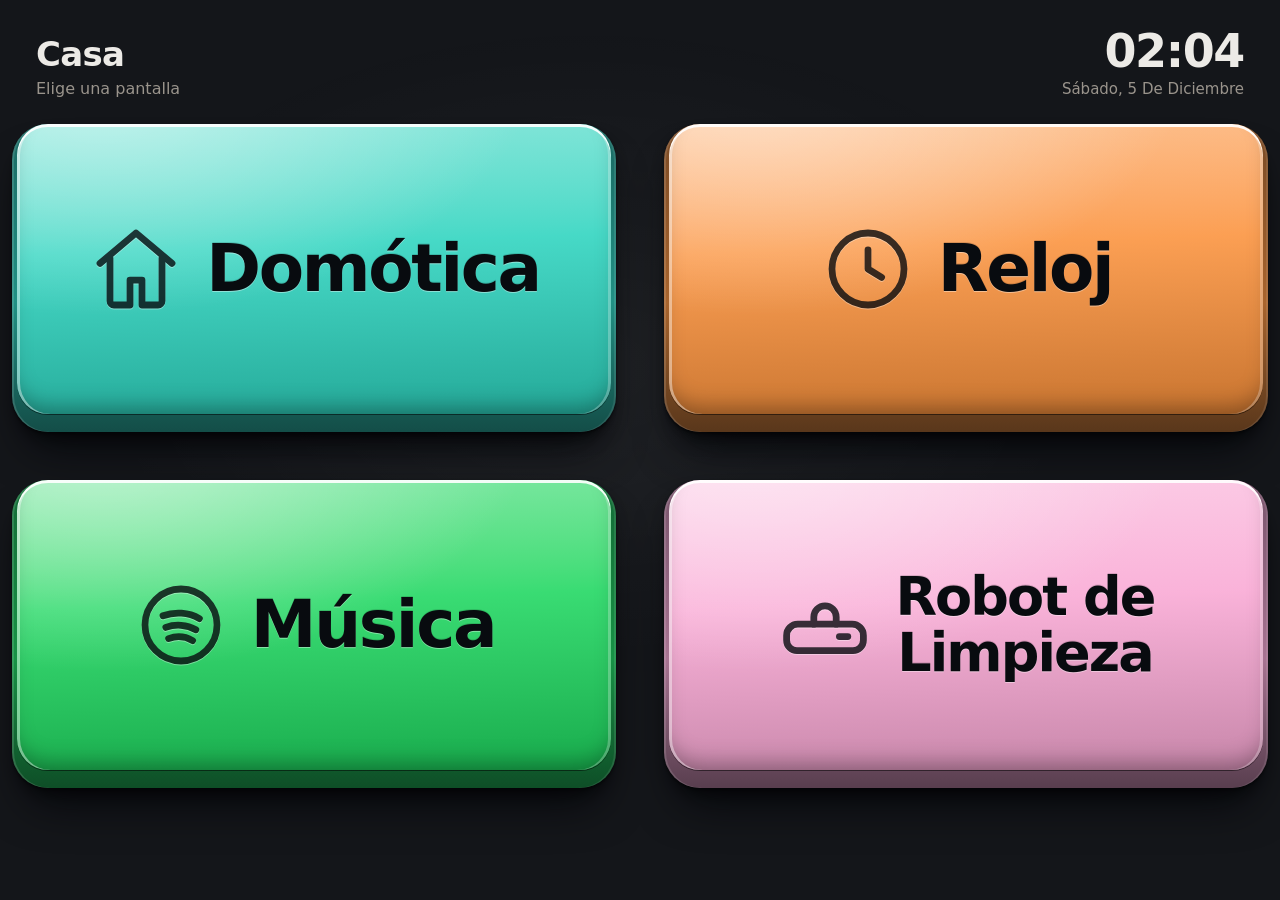
<file: index.html>
<!DOCTYPE html>
<html lang="es">
<head>
<meta charset="utf-8">
<meta name="viewport" content="width=device-width,initial-scale=1">
<meta name="theme-color" content="#14161a">
<title>Casa</title>
<style>
:root{
  --bg:#14161a; --fg:#eceae6; --muted:#9a948c;
  --accent-house:#2dd4bf; --accent-clock:#fb923c;
  --accent-music:#1ed760;
  --accent-robot:#f9a8d4;

  /* Teclas 3D del menú: una sola geometría y una sola luz para las cuatro. */
  --key-r:36px;           /* radio exterior */
  --key-side:5px;         /* canto visible a los lados */
  --key-depth:18px;       /* canto visible abajo */
  --key-press:11px;       /* recorrido al pulsar */
  --key-ink:#080b0f;      /* texto sobre la cara iluminada */
  --key-cast:rgba(2,4,7,.85);
}
*{box-sizing:border-box;margin:0;padding:0}
html,body{height:100%}
body{
  background:var(--bg);
  color:var(--fg);
  font-family:system-ui,-apple-system,"Segoe UI",Roboto,"Helvetica Neue",Arial,sans-serif;
  display:flex;
  flex-direction:column;
  overflow:hidden;
  -webkit-tap-highlight-color:transparent;
  user-select:none;
}

header{
  position:relative;
  z-index:2;
  display:flex;
  align-items:flex-end;
  justify-content:space-between;
  gap:24px;
  padding:28px 36px 0;
  flex:0 0 auto;
}
.brand h1{
  font-size:34px;
  font-weight:650;
  letter-spacing:-0.02em;
  line-height:1.1;
}
.brand p{
  margin-top:6px;
  font-size:16px;
  color:var(--muted);
}
.clock{
  text-align:right;
}
.clock time{
  display:block;
  font-size:46px;
  font-weight:600;
  letter-spacing:-0.03em;
  line-height:1;
  font-variant-numeric:tabular-nums;
}
.clock span{
  display:block;
  margin-top:6px;
  font-size:15px;
  color:var(--muted);
  text-transform:capitalize;
}

/* --- Tablero de teclas 3D sobre la rejilla fija del kiosco 1280x800.
  Las cuatro comparten geometría y luz; solo cambia el tono (--tint).
  La rejilla ocupa todo el tablero: dos columnas y dos filas iguales que
  se reparten 1280x800 menos el relleno (124px arriba por la cabecera,
  12px a la izquierda) y la separación de 48px. Cada tecla queda en
  610x314. Centros clicables: (317,281) (927,281) (317,643) (927,643). --- */
main{
  position:fixed;
  left:0;
  top:0;
  width:1280px;
  height:800px;
  z-index:1;
  display:grid;
  grid-template-columns:1fr 1fr;
  grid-template-rows:1fr 1fr;
  column-gap:48px;
  row-gap:48px;
  padding:124px 12px 12px 12px;
  pointer-events:none;
}
main::before{
  content:"";
  position:absolute;
  inset:0;
  background:radial-gradient(58% 60% at 46% 46%,rgba(255,255,255,.05),transparent 72%);
  pointer-events:none;
}

.card{
  position:relative;
  pointer-events:auto;
  width:100%;
  height:100%;
  border-radius:var(--key-r);
  text-decoration:none;
  color:var(--key-ink);
  -webkit-tap-highlight-color:transparent;
  touch-action:manipulation;
  /* Canto: pared de la tecla, misma caída de luz en las cuatro. */
  background:linear-gradient(180deg,
    color-mix(in srgb,var(--tint) 46%,#0a0d12) 0%,
    color-mix(in srgb,var(--tint) 66%,#0b0e13) 58%,
    color-mix(in srgb,var(--tint) 34%,#06080a) 100%);
  box-shadow:
    inset 2px 0 0 rgba(255,255,255,.13),
    inset -2px 0 0 rgba(255,255,255,.09),
    0 30px 46px -18px var(--key-cast),
    0 12px 18px -8px rgba(0,0,0,.72),
    0 2px 3px rgba(0,0,0,.5);
  transition:box-shadow .08s ease;
}

/* Cara superior: la tecla propiamente dicha, iluminada desde arriba-izquierda. */
.cap{
  position:absolute;
  inset:0 var(--key-side) var(--key-depth);
  border-radius:calc(var(--key-r) - 5px);
  display:flex;
  align-items:center;
  justify-content:center;
  gap:22px;
  padding:0 28px;
  background:
    radial-gradient(130% 150% at 14% -18%,rgba(255,255,255,.55),rgba(255,255,255,0) 56%),
    linear-gradient(178deg,
      color-mix(in srgb,var(--tint) 58%,#fff) 0%,
      color-mix(in srgb,var(--tint) 88%,#fff) 42%,
      color-mix(in srgb,var(--tint) 80%,#000) 100%);
  box-shadow:
    inset 0 3px 0 rgba(255,255,255,.9),
    inset 3px 0 0 rgba(255,255,255,.42),
    inset -3px 0 0 rgba(255,255,255,.26),
    inset 0 -14px 22px -8px rgba(0,0,0,.34),
    0 1px 0 rgba(0,0,0,.5);
  transform:translateY(0);
  transition:transform .08s ease,box-shadow .08s ease,filter .08s ease;
  will-change:transform;
}

/* Con puntero fino la tecla se eleva un poco más al acercarse; en táctil
   no hay hover y el estado de reposo queda plano. */
@media (hover:hover) and (pointer:fine){
  .card:not(:active):hover .cap{transform:translateY(-3px)}
  .card:not(:active):hover{
    box-shadow:
      inset 2px 0 0 rgba(255,255,255,.16),
      inset -2px 0 0 rgba(255,255,255,.11),
      0 36px 54px -18px var(--key-cast),
      0 16px 22px -8px rgba(0,0,0,.72),
      0 2px 3px rgba(0,0,0,.5);
  }
}

/* Recorrido: el casquete baja dentro de su canto, la cara pierde altura y
   la sombra proyectada se acorta. Así se siente el "clic" mecánico. */
.card:active .cap{
  transform:translateY(var(--key-press));
  filter:brightness(.96) saturate(1.08);
  box-shadow:
    inset 0 2px 0 rgba(255,255,255,.62),
    inset 0 -8px 14px -6px rgba(0,0,0,.42);
}
.card:active{
  box-shadow:
    inset 2px 0 0 rgba(255,255,255,.1),
    inset -2px 0 0 rgba(255,255,255,.07),
    0 8px 12px -8px var(--key-cast),
    0 3px 5px -1px rgba(0,0,0,.6);
}
.card:focus-visible{
  outline:3px solid color-mix(in srgb,var(--tint) 55%,#fff);
  outline-offset:8px;
}

/* La etiqueta manda: enorme, oscura sobre la cara iluminada y legible
   desde el otro lado de la habitación. El icono solo acompaña. */
.cap svg{
  width:96px;
  height:96px;
  flex:0 0 auto;
  opacity:.8;
  filter:drop-shadow(0 1px 0 rgba(255,255,255,.45));
}
.cap .label{
  font-size:66px;
  font-weight:800;
  letter-spacing:-0.035em;
  line-height:1;
  color:var(--key-ink);
  text-shadow:0 1px 0 rgba(255,255,255,.4),0 -1px 0 rgba(0,0,0,.14);
}

/* "Robot de Limpieza" no cabe en una línea a 66px junto al icono dentro de
   una tecla de 610px: se reparte en dos líneas a 54px, conservando peso y
   color. El ancho fija dónde salta la línea, no el tamaño de la tecla. */
.robot .label{
  font-size:54px;
  line-height:1.04;
  width:260px;
  text-align:center;
}

.house{--tint:var(--accent-house)}
.reloj{--tint:var(--accent-clock)}

.musica{--tint:var(--accent-music)}
.robot{--tint:var(--accent-robot)}
</style>
</head>
<body>

<header>
  <div class="brand">
    <h1>Casa</h1>
    <p>Elige una pantalla</p>
  </div>
  <div class="clock">
    <time id="hora">--:--</time>
    <span id="fecha"></span>
  </div>
</header>

<main>

  <a class="card house" href="https://domotica.thempra.net/lovelace/home?kiosk">
    <span class="cap">
      <svg viewBox="0 0 24 24" fill="none" stroke="currentColor" stroke-width="1.7"
           stroke-linecap="round" stroke-linejoin="round" aria-hidden="true">
        <path d="M3 10.6 12 3l9 7.6"/>
        <path d="M5.5 9.3V20a1 1 0 0 0 1 1h4v-6.2h3V21h4a1 1 0 0 0 1-1V9.3"/>
      </svg>
      <span class="label">Domótica</span>
    </span>
  </a>

  <a class="card reloj" href="clock/index.html">
    <span class="cap">
      <svg viewBox="0 0 24 24" fill="none" stroke="currentColor" stroke-width="1.7"
           stroke-linecap="round" stroke-linejoin="round" aria-hidden="true">
        <circle cx="12" cy="12" r="9"/>
        <path d="M12 7.2V12l3.4 2.1"/>
      </svg>
      <span class="label">Reloj</span>
    </span>
  </a>

  <a class="card musica" href="https://open.spotify.com/intl-es">
    <span class="cap">
      <svg viewBox="0 0 24 24" fill="none" stroke="currentColor" stroke-width="1.7"
           stroke-linecap="round" stroke-linejoin="round" aria-hidden="true">
        <circle cx="12" cy="12" r="9"/>
        <path d="M7.5 9.7c2.9-1.1 6.4-.9 9.1.7"/>
        <path d="M8.2 12.6c2.4-.9 5.3-.7 7.5.6"/>
        <path d="M8.9 15.4c1.9-.7 4.1-.6 6 .5"/>
      </svg>
      <span class="label">Música</span>
    </span>
  </a>

  <a class="card robot" href="http://192.168.50.131/">
    <span class="cap">
      <svg viewBox="0 0 24 24" fill="none" stroke="currentColor" stroke-width="1.7"
           stroke-linecap="round" stroke-linejoin="round" aria-hidden="true">
        <path d="M5.2 11.8h13.6a2.8 2.8 0 0 1 2.8 2.8v1.2a2.6 2.6 0 0 1-2.6 2.6H5a2.6 2.6 0 0 1-2.6-2.6v-1.2a2.8 2.8 0 0 1 2.8-2.8Z"/>
        <path d="M9.2 11.8V10a2.8 2.8 0 0 1 5.6 0v1.8"/>
        <path d="M15.6 14.9h2.1"/>
      </svg>
      <span class="label">Robot de Limpieza</span>
    </span>
  </a>

</main>

<script>
(function () {
  var hora = document.getElementById('hora');
  var fecha = document.getElementById('fecha');
  var lastMinute = '';

  function tick() {
    var now = new Date();
    var h = now.getHours();
    var m = now.getMinutes();
    var stamp = h + ':' + m;
    if (stamp !== lastMinute) {
      lastMinute = stamp;
      hora.textContent = (h < 10 ? '0' : '') + h + ':' + (m < 10 ? '0' : '') + m;
      fecha.textContent = now.toLocaleDateString('es-ES', {
        weekday: 'long', day: 'numeric', month: 'long'
      });
    }
  }

  tick();
  setInterval(tick, 10000);
})();
</script>
</body>
</html>
</file>
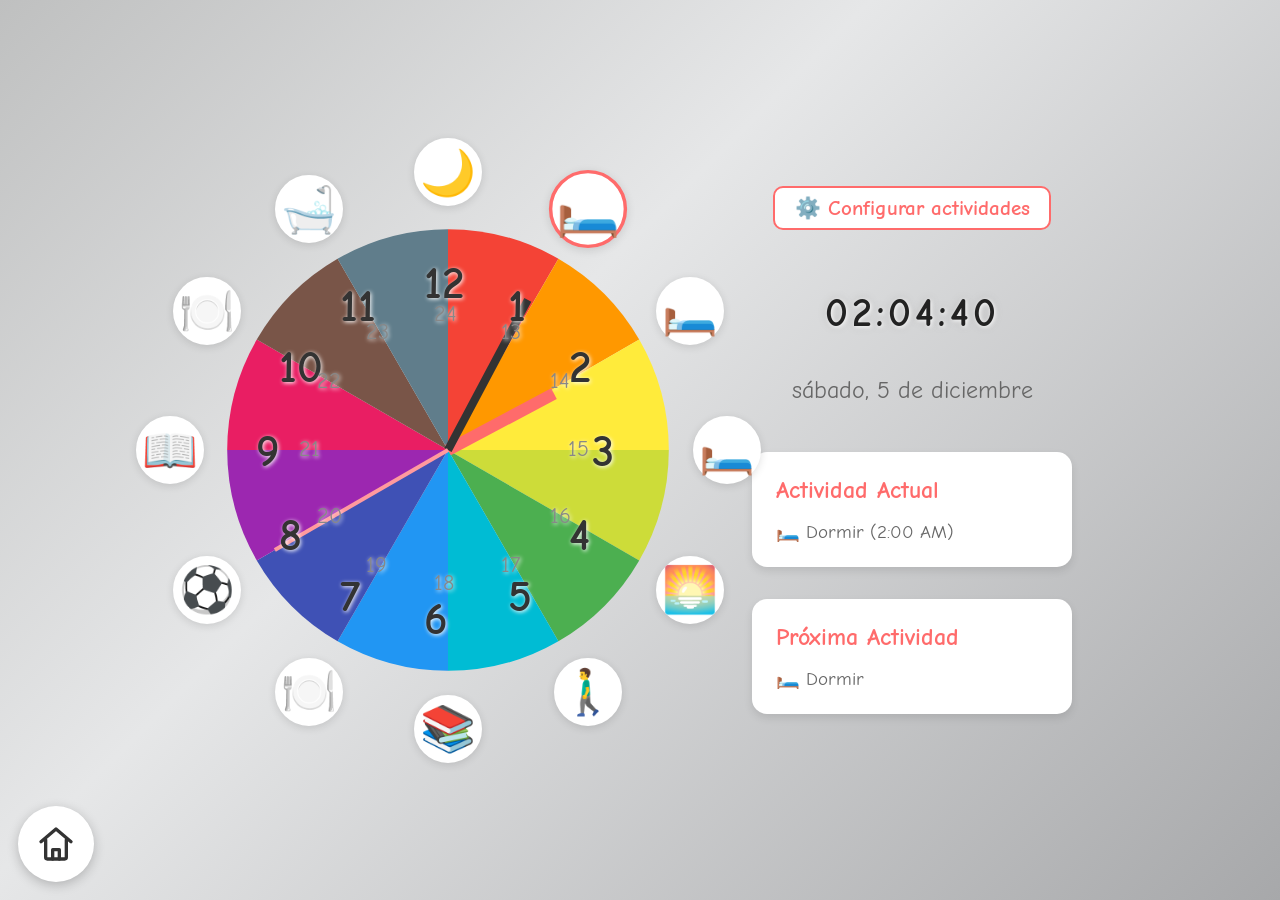
<file: clock/index.html>
<!DOCTYPE html>
<html lang="es">
<head>
    <meta charset="UTF-8">
    <meta name="viewport" content="width=device-width, initial-scale=1.0">
    <title>Reloj de Actividades para Niños</title>
    <link rel="stylesheet" href="styles.css">
</head>
<body>
    <div class="container">
        <div class="rainbow-clock">
            <div class="clock-stack">
                <svg class="rainbow-bg" width="480" height="480" viewBox="0 0 480 480">
                    <!-- Segmentos de color para cada hora -->
                    <g id="segments"></g>
                </svg>
                <div class="clock-face">
                    <div class="hand hour-hand"></div>
                    <div class="hand minute-hand"></div>
                    <div class="hand second-hand"></div>
                    <!-- Números grandes y pequeños -->
                    <div class="numbers">
                        <!-- Los números se insertarán por JS -->
                    </div>
                    <!-- Huecos para imágenes de actividades -->
                    <div class="activity-images">
                        <!-- Las imágenes se insertarán por JS -->
                    </div>
                </div>
            </div>
        </div>
        <div class="activities-block">
            <button class="settings-btn" id="settings-btn" title="Configurar actividades">⚙️ Configurar actividades</button>
            <div class="digital-time" id="digital-time"></div>
            <div class="date" id="date">Lunes, 1 de Enero</div>
            <div class="activities">
                <div class="activity" id="current-activity">
                    <h2>Actividad Actual</h2>
                    <p>Desayunar</p>
                </div>
                <div class="activity" id="next-activity">
                    <h2>Próxima Actividad</h2>
                    <p>Ir al colegio</p>
                </div>
            </div>
        </div>
    </div>
    <!-- Modal de configuración -->
    <div class="modal-bg" id="modal-bg">
        <div class="modal-settings">
            <h2>Configura las actividades por hora</h2>
            <form id="settings-form">
                <div class="settings-list" id="settings-list">
                    <!-- Aquí se insertan los inputs por JS -->
                </div>
                <div class="modal-actions">
                    <button type="button" id="close-settings">Cancelar</button>
                    <button type="submit">Guardar</button>
                </div>
            </form>
        </div>
    </div>
    <script src="script.js"></script>
    <a class="home-btn" href="../index.html" aria-label="Volver al menú">
        <svg viewBox="0 0 24 24" fill="none" stroke="currentColor" stroke-width="2"
             stroke-linecap="round" stroke-linejoin="round" aria-hidden="true">
            <path d="M3 10.6 12 3l9 7.6"/>
            <path d="M5.8 9.4V20a1 1 0 0 0 1 1h10.4a1 1 0 0 0 1-1V9.4"/>
            <path d="M10 21v-5.6h4V21"/>
        </svg>
    </a>
</body>
</html>
</file>
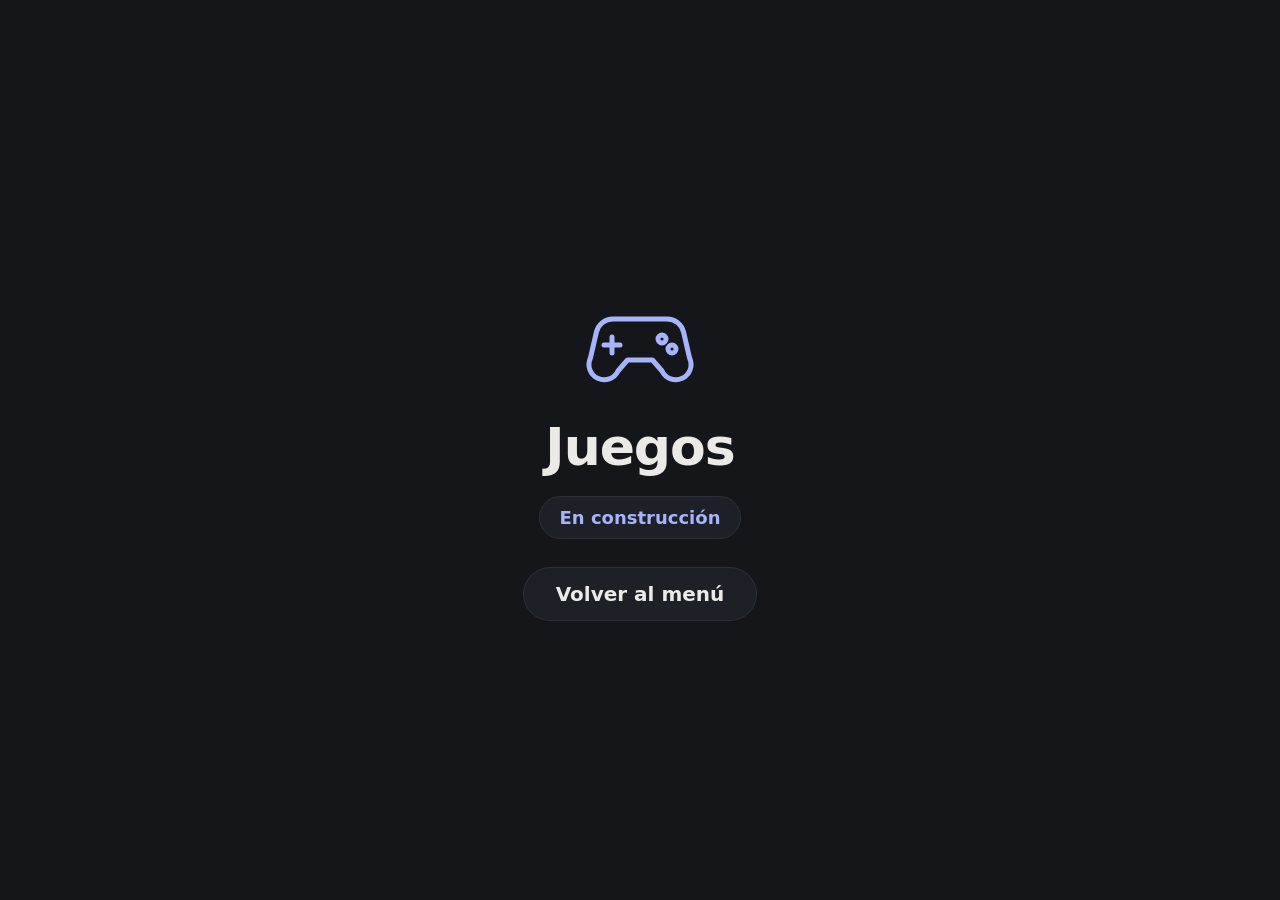
<file: games/index.html>
<!DOCTYPE html>
<html lang="es">
<head>
<meta charset="utf-8">
<meta name="viewport" content="width=device-width,initial-scale=1">
<meta name="theme-color" content="#14161a">
<title>Juegos</title>
<style>
  :root{
    --bg:#14161a; --surface:#1d2127; --fg:#eceae6; --muted:#9a948c;
    --border:#2c3138; --accent-house:#2dd4bf; --accent-clock:#fb923c;
    --accent-games:#a5b4fc; --accent-music:#1ed760; --kid:#f59e0b;
    --radius:24px;
  }
  *{box-sizing:border-box;}
  html,body{margin:0;padding:0;}
  body{
    background:var(--bg);
    color:var(--fg);
    font-family:system-ui, -apple-system, "Segoe UI", Roboto, "Helvetica Neue", Arial, sans-serif;
    height:100vh;
    overflow:hidden;
    display:flex;
    align-items:center;
    justify-content:center;
  }
  main{
    display:flex;
    flex-direction:column;
    align-items:center;
    justify-content:center;
    gap:20px;
    padding:32px;
    text-align:center;
    max-width:640px;
  }
  .icon{
    width:120px;
    height:120px;
    color:var(--accent-games);
    display:block;
  }
  h1{
    margin:0;
    font-size:clamp(32px,7vw,52px);
    font-weight:700;
    letter-spacing:-0.02em;
    line-height:1.1;
  }
  .tag{
    margin:0;
    font-size:18px;
    font-weight:600;
    color:var(--accent-games);
    background:var(--surface);
    border:1px solid var(--border);
    border-radius:999px;
    padding:8px 20px;
    line-height:1.4;
  }
  .back{
    display:inline-flex;
    align-items:center;
    justify-content:center;
    min-height:44px;
    min-width:44px;
    margin-top:8px;
    padding:14px 32px;
    background:var(--surface);
    border:1px solid var(--border);
    border-radius:999px;
    color:var(--fg);
    font-size:20px;
    font-weight:600;
    text-decoration:none;
    touch-action:manipulation;
    -webkit-tap-highlight-color:transparent;
    transition:transform .15s ease, box-shadow .15s ease;
  }
  .back:active{
    transform:scale(.97);
    box-shadow:0 4px 14px rgba(0,0,0,.45);
  }
</style>
</head>
<body>
<main>
  <svg class="icon" viewBox="0 0 120 120" fill="none" stroke="currentColor" stroke-width="5" stroke-linecap="round" stroke-linejoin="round" role="img" aria-label="Mando de consola">
    <path d="M33 40h54a17 17 0 0 1 16.6 13.1l6 26A14 14 0 0 1 82 92l-9.5-11h-25L38 92a14 14 0 0 1-27.6-12.9l6-26A17 17 0 0 1 33 40Z"/>
    <path d="M32 58v16"/>
    <path d="M24 66h16"/>
    <circle cx="82" cy="60" r="4"/>
    <circle cx="92" cy="70" r="4"/>
  </svg>
  <h1>Juegos</h1>
  <p class="tag">En construcción</p>
  <a class="back" href="../index.html">Volver al menú</a>
</main>
</body>
</html>
</file>
<file: clock/styles.css>
@import url('https://fonts.googleapis.com/css2?family=Comic+Neue:wght@400;700&display=swap');

* {
    margin: 0;
    padding: 0;
    box-sizing: border-box;
}

body {
    font-family: 'Comic Neue', cursive;
    /* Fondo metálico */
    background: linear-gradient(135deg, #bfc0c0 0%, #e6e7e8 40%, #a7a8aa 100%);
    min-height: 100vh;
    min-width: 100vw;
    width: 100vw;
    height: 100vh;
    overflow: hidden;
    display: flex;
    justify-content: center;
    align-items: center;
    color: #333;
}

.container {
    display: flex;
    flex-direction: row;
    align-items: center;
    justify-content: center;
    width: 100vw;
    height: 100vh;
    gap: 5vw;
    background-color: rgba(255,255,255,0.0);
}

.rainbow-clock {
    display: flex;
    flex-direction: column;
    align-items: center;
    justify-content: center;
}

.clock-stack {
    position: relative;
    width: 480px;
    height: 480px;
}

.rainbow-bg,
.clock-face {
    position: absolute;
    top: 0;
    left: 0;
    width: 480px;
    height: 480px;
    pointer-events: none;
}

.clock-face {
    pointer-events: auto;
    z-index: 2;
}

.hand {
    position: absolute;
    top: 50%;
    left: 50%;
    transform-origin: 0% 50%;
    transition: transform 0.5s cubic-bezier(0.4, 2.08, 0.55, 0.44);
    z-index: 10;
}

.hour-hand {
    height: 12px;
    width: 120px;
    background: #ff6b6b;
    margin-top: -6px;
}

.minute-hand {
    height: 8px;
    width: 170px;
    background: #333;
    margin-top: -4px;
}

.second-hand {
    height: 4px;
    width: 200px;
    background: #ff9a9e;
    margin-top: -2px;
    transition: none;
}

.numbers {
    position: absolute;
    width: 100%;
    height: 100%;
    left: 0;
    top: 0;
    z-index: 20;
}

.numbers .number {
    position: absolute;
    font-size: 2.8rem;
    font-weight: bold;
    color: #333;
    text-shadow: 1px 1px 4px #fff;
}
.numbers .number-small {
    font-size: 1.4rem;
    color: #888;
    font-weight: normal;
}

.activity-images {
    position: absolute;
    width: 100%;
    height: 100%;
    left: 0;
    top: 0;
    z-index: 30;
    pointer-events: none;
}

.activity-images .activity-img {
    position: absolute;
    width: 68px;
    height: 68px;
    border-radius: 50%;
    background: #fff;
    box-shadow: 0 2px 8px rgba(0,0,0,0.12);
    display: flex;
    align-items: center;
    justify-content: center;
    font-size: 2.8rem;
    border: 3px solid #fff;
    pointer-events: auto;
    transition: transform 0.2s;
}
.activity-images .activity-img.active {
    border-color: #ff6b6b;
    transform: scale(1.15);
    z-index: 40;
}

.activities-block {
    display: flex;
    flex-direction: column;
    align-items: center;
    justify-content: flex-start;
    gap: 2rem;
    min-width: 320px;
}

.activities {
    display: flex;
    flex-direction: column;
    gap: 2rem;
    width: 100%;
    align-items: stretch;
    justify-content: center;
}

.activity {
    background-color: #fff;
    padding: 1.5rem;
    border-radius: 15px;
    box-shadow: 0 4px 8px rgba(0, 0, 0, 0.1);
    width: 100%;
    min-width: 220px;
    max-width: 350px;
    margin: 0 auto;
    transition: transform 0.3s ease;
}

.activity:hover {
    transform: scale(1.05);
}

.activity h2 {
    color: #ff6b6b;
    margin-bottom: 1rem;
    font-size: 1.5rem;
}

.activity p {
    font-size: 1.2rem;
    color: #666;
}

.digital-time {
    font-size: 2.5rem;
    font-weight: bold;
    color: #222;
    margin: 0.5rem 0 0.5rem 0;
    letter-spacing: 0.1em;
    text-shadow: 1px 1px 4px #fff, 0 0 8px #bbb;
    text-align: center;
}

.date {
    font-size: 1.5rem;
    color: #666;
    margin-bottom: 1rem;
    text-align: center;
}

@media (max-width: 900px) {
    .container {
        flex-direction: column;
        gap: 2vw;
    }
    .activities-block {
        min-width: 220px;
    }
    .rainbow-clock {
        max-width: 90vw;
        max-height: 50vw;
    }
    .activities {
        flex-direction: row;
        max-width: 90vw;
        min-width: unset;
        align-items: flex-start;
        justify-content: center;
    }
    .activity {
        width: auto;
        min-width: 150px;
    }
    .clock-stack, .rainbow-bg, .clock-face {
        width: 300px !important;
        height: 300px !important;
    }
    .hand.hour-hand { width: 70px !important; height: 7px !important; margin-top: -3.5px; }
    .hand.minute-hand { width: 100px !important; height: 5px !important; margin-top: -2.5px; }
    .hand.second-hand { width: 130px !important; height: 3px !important; margin-top: -1.5px; }
    .activity-images .activity-img { width: 34px; height: 34px; font-size: 1.2rem; }
    .numbers .number { font-size: 1.3rem; }
}

@media (max-width: 600px) {
    .rainbow-clock {
        min-width: 220px;
        min-height: 220px;
    }
    .clock-stack, .rainbow-bg, .clock-face {
        width: 280px !important;
        height: 280px !important;
    }
    .hand.hour-hand { width: 60px !important; height: 6px !important; margin-top: -3px; }
    .hand.minute-hand { width: 90px !important; height: 4px !important; margin-top: -2px; }
    .hand.second-hand { width: 120px !important; height: 3px !important; margin-top: -1.5px; }
    .activity-images .activity-img { width: 30px; height: 30px; font-size: 1rem; }
    .numbers .number { font-size: 1.1rem; }
}

.settings-btn {
    background: #fff;
    border: 2px solid #ff6b6b;
    color: #ff6b6b;
    font-size: 1.3rem;
    border-radius: 10px;
    padding: 0.5rem 1.2rem;
    margin-bottom: 1.2rem;
    cursor: pointer;
    font-family: inherit;
    font-weight: bold;
    transition: background 0.2s, color 0.2s, border 0.2s;
}
.settings-btn:hover {
    background: #ff6b6b;
    color: #fff;
    border-color: #ff6b6b;
}

.modal-bg {
    display: none;
    position: fixed;
    z-index: 1000;
    left: 0; top: 0; right: 0; bottom: 0;
    background: rgba(0,0,0,0.35);
    justify-content: center;
    align-items: center;
}
.modal-bg.active {
    display: flex;
}
.modal-settings {
    background: #fff;
    border-radius: 18px;
    box-shadow: 0 8px 32px rgba(0,0,0,0.18);
    padding: 2rem 2.5rem;
    min-width: 340px;
    max-width: 95vw;
    max-height: 90vh;
    overflow-y: auto;
    display: flex;
    flex-direction: column;
    align-items: center;
}
.settings-list {
    width: 100%;
    margin: 1.5rem 0;
    display: flex;
    flex-direction: column;
    gap: 1rem;
}
.settings-row {
    display: flex;
    align-items: center;
    gap: 0.7rem;
    width: 100%;
}
.settings-row label {
    width: 2.5rem;
    text-align: right;
    font-weight: bold;
    color: #ff6b6b;
}
.settings-row input[type="text"] {
    width: 2.5rem;
    font-size: 1.3rem;
    text-align: center;
    border: 1px solid #ccc;
    border-radius: 6px;
    padding: 0.2rem 0.3rem;
}
.settings-row input.activity-label {
    width: 60%;
    min-width: 80px;
    font-size: 1rem;
    border-radius: 6px;
    border: 1px solid #ccc;
    padding: 0.2rem 0.5rem;
}
.modal-actions {
    display: flex;
    gap: 1.5rem;
    justify-content: center;
    margin-top: 1.5rem;
}
.modal-actions button {
    font-size: 1.1rem;
    border-radius: 8px;
    border: none;
    padding: 0.5rem 1.2rem;
    background: #ff6b6b;
    color: #fff;
    font-weight: bold;
    cursor: pointer;
    transition: background 0.2s;
}
.modal-actions button[type="button"] {
    background: #bbb;
    color: #fff;
}
.modal-actions button:hover {
    background: #e53935;
}
.modal-actions button[type="button"]:hover {
    background: #888;
} 

/* Botón de vuelta al menú del kiosco */
.home-btn {
    position: fixed;
    left: 18px;
    bottom: 18px;
    z-index: 900;
    display: flex;
    align-items: center;
    justify-content: center;
    width: 76px;
    height: 76px;
    border-radius: 50%;
    background: #ffffff;
    color: #333333;
    text-decoration: none;
    box-shadow: 0 3px 12px rgba(0,0,0,0.22);
}
.home-btn svg {
    width: 40px;
    height: 40px;
    display: block;
    pointer-events: none;
}
.home-btn:active {
    transform: scale(0.94);
}
</file>
